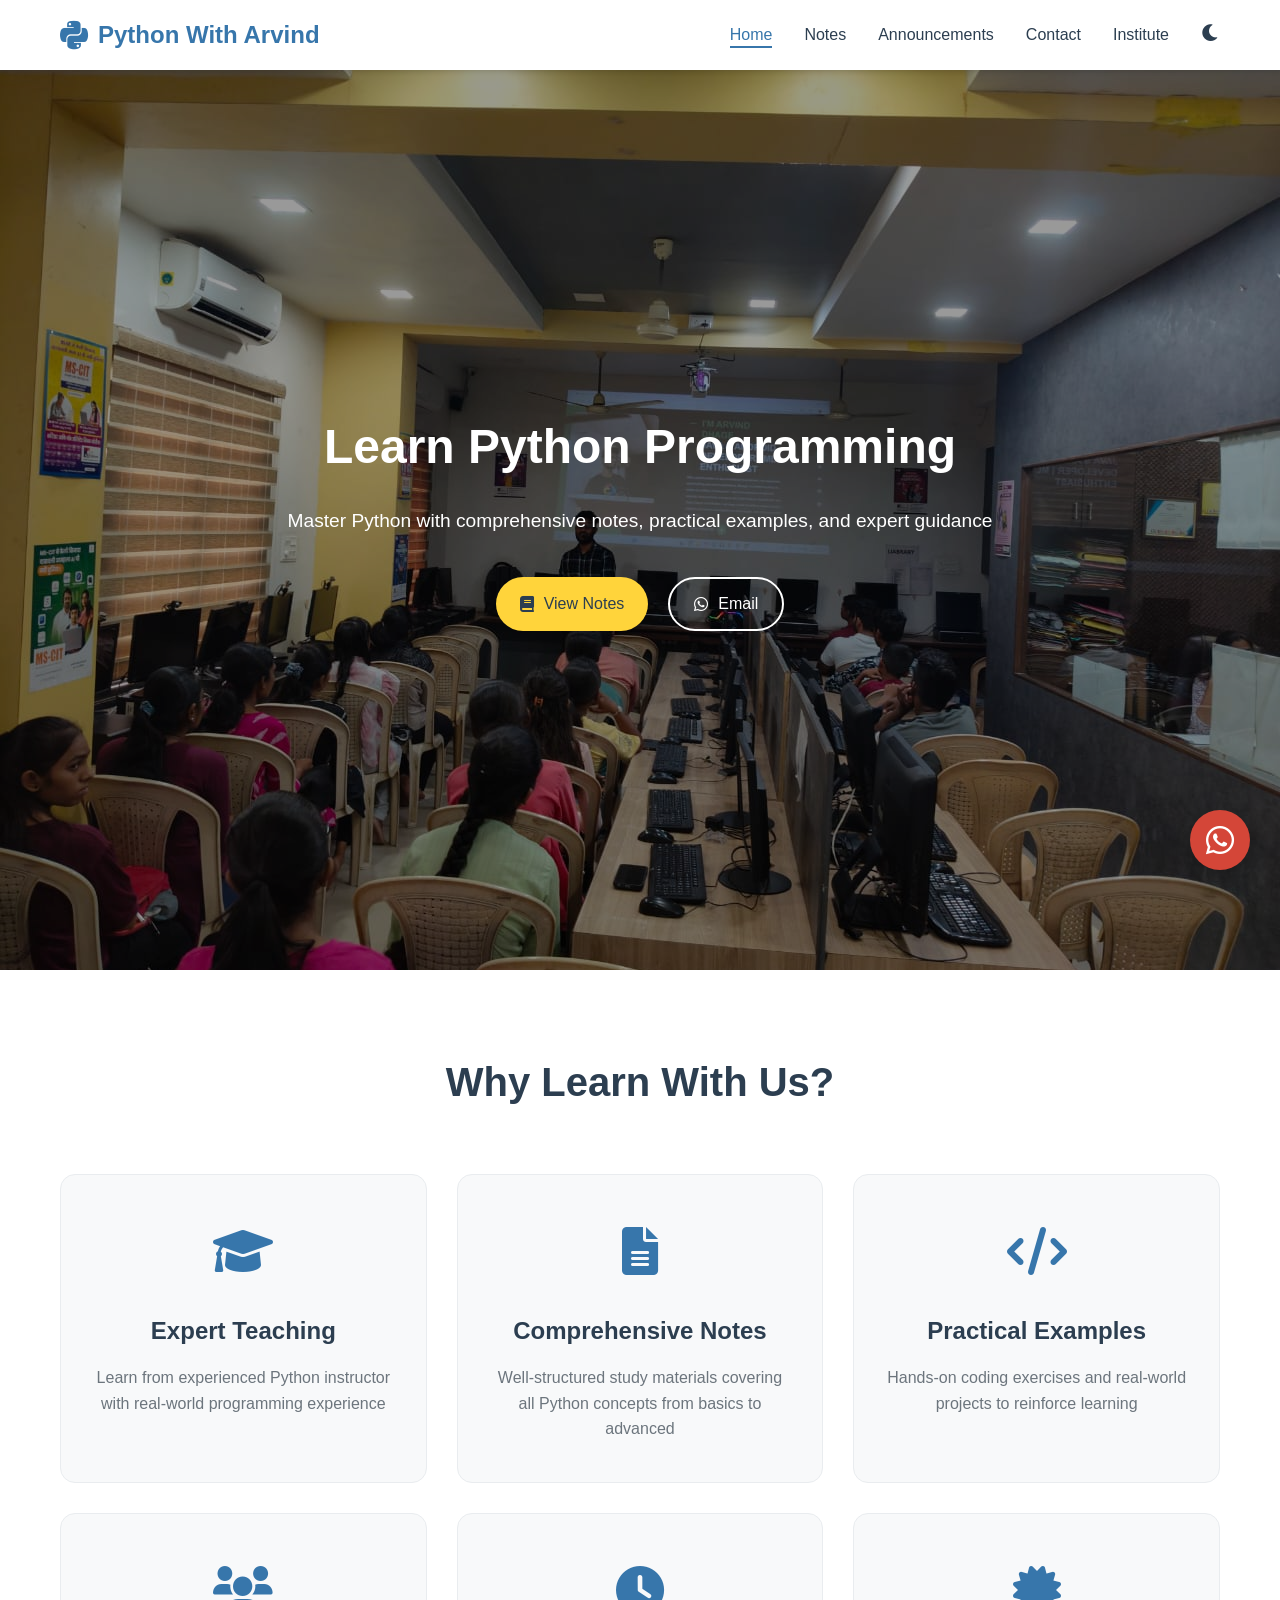
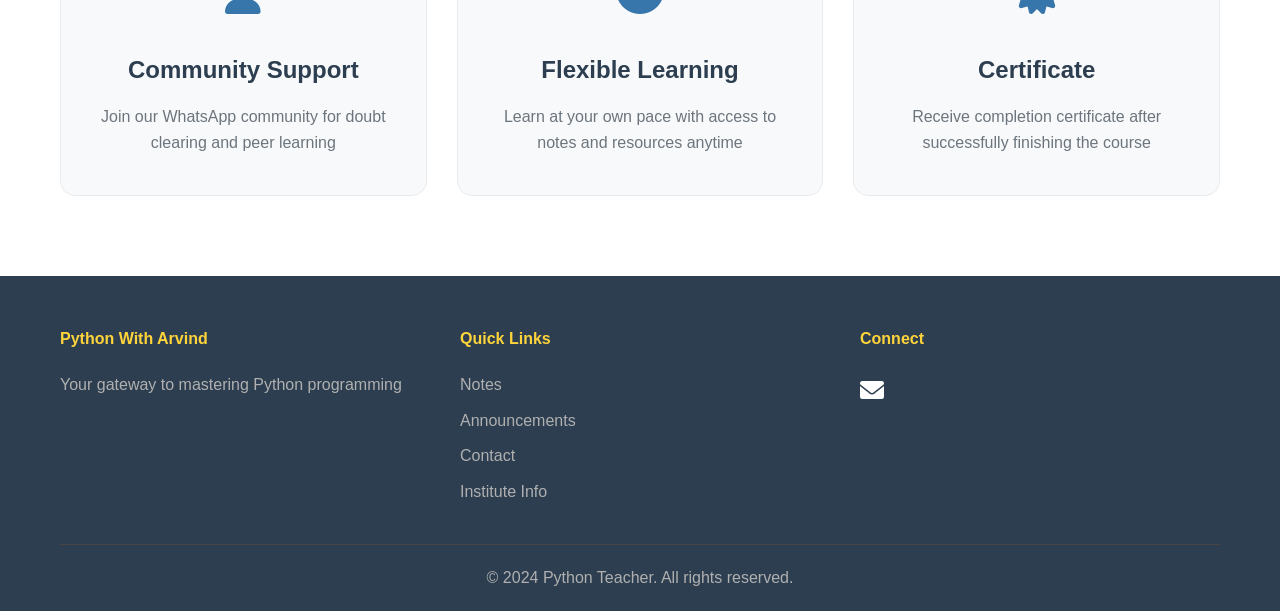
<file: index.html>
<!DOCTYPE html>
<html lang="en">
<head>
    <meta charset="UTF-8">
    <meta name="viewport" content="width=device-width, initial-scale=1.0">
    <title>Python With Arvind</title>
    <link rel="stylesheet" href="styles.css">
    <link rel="stylesheet" href="https://cdnjs.cloudflare.com/ajax/libs/font-awesome/6.0.0/css/all.min.css">
</head>
<body>
    <!-- Navigation -->
    <nav class="navbar">
        <div class="nav-container">
            <div class="nav-logo">
                <i class="fab fa-python"></i>
                <span>Python With Arvind</span>
            </div>
            <ul class="nav-menu">
                <li><a href="index.html" class="nav-link active">Home</a></li>
                <li><a href="notes.html" class="nav-link">Notes</a></li>
                <li><a href="announcements.html" class="nav-link">Announcements</a></li>
                <li><a href="contact.html" class="nav-link">Contact</a></li>
                <li><a href="institute.html" class="nav-link">Institute</a></li>
                <li>
                    <button class="dark-mode-toggle" id="darkModeToggle">
                        <i class="fas fa-moon"></i>
                    </button>
                </li>
            </ul>
            <div class="hamburger">
                <span></span>
                <span></span>
                <span></span>
            </div>
        </div>
    </nav>

    <!-- Hero Section -->
    <section class="hero">
        <div class="hero-slider">
            <div class="hero-slide active" style="background-image: url('image/img1.jpeg')"></div>
            <div class="hero-slide" style="background-image: url('image/img2.jpeg')"></div>
            <div class="hero-slide" style="background-image: url('image/img3.jpeg')"></div>
            <div class="hero-slide" style="background-image: url('image/img4.jpeg')"></div>
            <div class="hero-slide" style="background-image: url('image/img5.jpeg')"></div>
            <div class="hero-slide" style="background-image: url('image/img6.jpeg')"></div>
            <div class="hero-slide" style="background-image: url('image/img7.jpeg')"></div>
            <div class="hero-slide" style="background-image: url('image/img8.jpeg')"></div>
            <div class="hero-slide" style="background-image: url('image/img9.jpeg')"></div>
        </div>
        <div class="hero-overlay"></div>
        <div class="hero-content">
            <h1 class="hero-title">Learn Python Programming</h1>
            <p class="hero-subtitle">Master Python with comprehensive notes, practical examples, and expert guidance</p>
            <div class="hero-buttons">
                <a href="notes.html" class="btn btn-primary">
                    <i class="fas fa-book"></i>
                    View Notes
                </a>
                <a href="https://wa.me/7030226405" class="btn btn-secondary" target="_blank">
                    <i class="fab fa-whatsapp"></i>
                    Email
                </a>
            </div>
        </div>
    </section>

    <!-- Features Section -->
    <section class="features">
        <div class="container">
            <h2 class="section-title">Why Learn With Us?</h2>
            <div class="features-grid">
                <div class="feature-card">
                    <div class="feature-icon">
                        <i class="fas fa-graduation-cap"></i>
                    </div>
                    <h3>Expert Teaching</h3>
                    <p>Learn from experienced Python instructor with real-world programming experience</p>
                </div>
                <div class="feature-card">
                    <div class="feature-icon">
                        <i class="fas fa-file-alt"></i>
                    </div>
                    <h3>Comprehensive Notes</h3>
                    <p>Well-structured study materials covering all Python concepts from basics to advanced</p>
                </div>
                <div class="feature-card">
                    <div class="feature-icon">
                        <i class="fas fa-code"></i>
                    </div>
                    <h3>Practical Examples</h3>
                    <p>Hands-on coding exercises and real-world projects to reinforce learning</p>
                </div>
                <div class="feature-card">
                    <div class="feature-icon">
                        <i class="fas fa-users"></i>
                    </div>
                    <h3>Community Support</h3>
                    <p>Join our WhatsApp community for doubt clearing and peer learning</p>
                </div>
                <div class="feature-card">
                    <div class="feature-icon">
                        <i class="fas fa-clock"></i>
                    </div>
                    <h3>Flexible Learning</h3>
                    <p>Learn at your own pace with access to notes and resources anytime</p>
                </div>
                <div class="feature-card">
                    <div class="feature-icon">
                        <i class="fas fa-certificate"></i>
                    </div>
                    <h3>Certificate</h3>
                    <p>Receive completion certificate after successfully finishing the course</p>
                </div>
            </div>
        </div>
    </section>

    <!-- WhatsApp Floating Button -->
    <a href="https://wa.me/1234567890" class="whatsapp-float" target="_blank">
        <i class="fab fa-whatsapp"></i>
    </a>

    <!-- Footer -->
    <footer class="footer">
        <div class="container">
            <div class="footer-content">
                <div class="footer-section">
                    <h4>Python With Arvind</h4>
                    <p>Your gateway to mastering Python programming</p>
                </div>
                <div class="footer-section">
                    <h4>Quick Links</h4>
                    <ul>
                        <li><a href="notes.html">Notes</a></li>
                        <li><a href="announcements.html">Announcements</a></li>
                        <li><a href="contact.html">Contact</a></li>
                        <li><a href="institute.html">Institute Info</a></li>
                    </ul>
                </div>
                <div class="footer-section">
                    <h4>Connect</h4>
                    <div class="social-links">
                        
                        <a href="https://mail.google.com/mail/?view=cm&fs=1&to=arvinddhage35@gmail.com">
                            <i class="fas fa-envelope"></i>
                        </a>
                    </div>
                </div>
            </div>
            <div class="footer-bottom">
                <p>&copy; 2024 Python Teacher. All rights reserved.</p>
            </div>
        </div>
    </footer>

    <script src="script.js"></script>
</body>
</html>
</file>
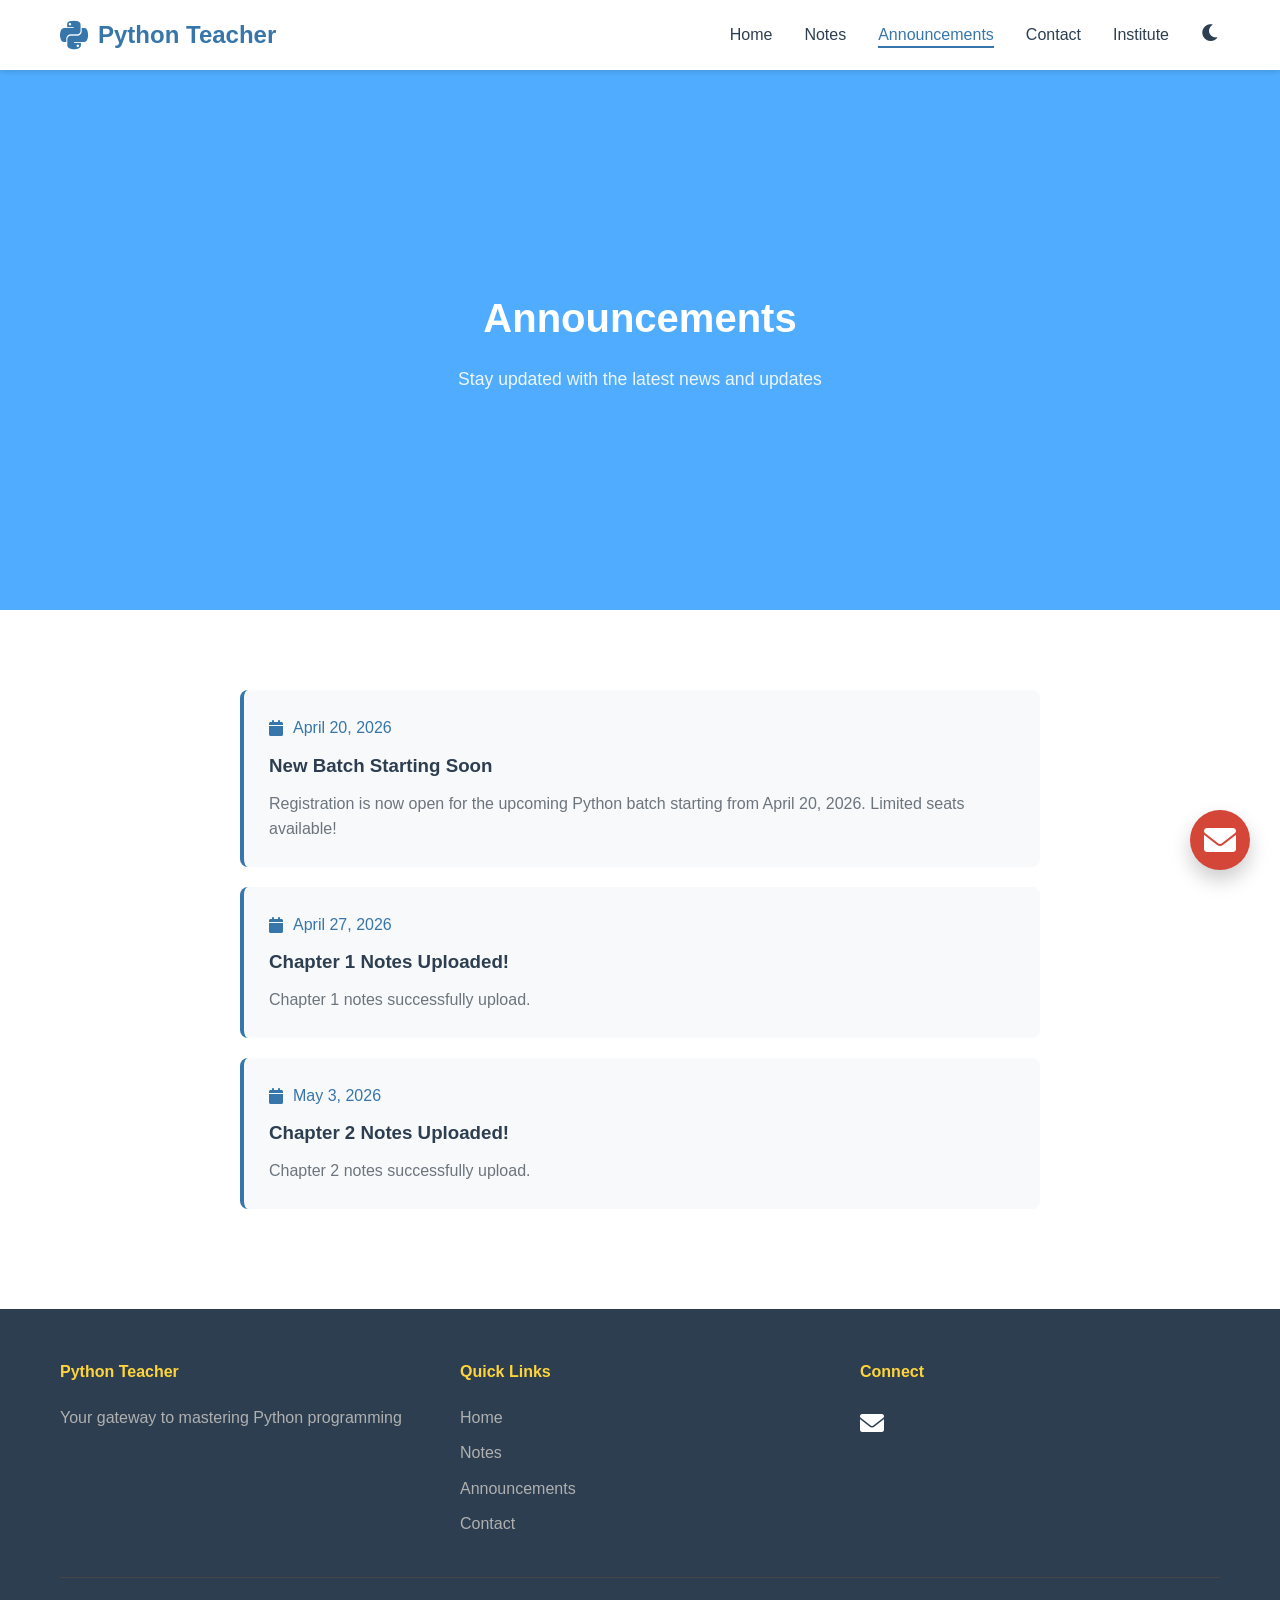
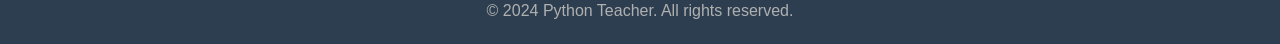
<file: announcements.html>
<!DOCTYPE html>
<html lang="en">
<head>
    <meta charset="UTF-8">
    <meta name="viewport" content="width=device-width, initial-scale=1.0">
    <title>Announcements - Python Teacher</title>
    <link rel="stylesheet" href="styles.css">
    <link rel="stylesheet" href="https://cdnjs.cloudflare.com/ajax/libs/font-awesome/6.0.0/css/all.min.css">
</head>
<body>
    <!-- Navigation -->
    <nav class="navbar">
        <div class="nav-container">
            <div class="nav-logo">
                <i class="fab fa-python"></i>
                <span>Python Teacher</span>
            </div>
            <ul class="nav-menu">
                <li><a href="index.html" class="nav-link">Home</a></li>
                <li><a href="notes.html" class="nav-link">Notes</a></li>
                <li><a href="announcements.html" class="nav-link active">Announcements</a></li>
                <li><a href="contact.html" class="nav-link">Contact</a></li>
                <li><a href="institute.html" class="nav-link">Institute</a></li>
                <li>
                    <button class="dark-mode-toggle" id="darkModeToggle">
                        <i class="fas fa-moon"></i>
                    </button>
                </li>
            </ul>
            <div class="hamburger">
                <span></span>
                <span></span>
                <span></span>
            </div>
        </div>
    </nav>

    <!-- Page Header -->
    <section class="page-header">
        <div class="container">
            <h1>Announcements</h1>
            <p>Stay updated with the latest news and updates</p>
        </div>
    </section>

    <!-- Announcements Section -->
    <section class="announcements-section">
        <div class="container">
            <div class="announcements-list">
                <div class="announcement-item">
                    <div class="announcement-date">
                        <i class="fas fa-calendar"></i>
                        <span>April 20, 2026</span>
                    </div>
                    <div class="announcement-content">
                        <h3>New Batch Starting Soon</h3>
                        <p>Registration is now open for the upcoming Python batch starting from April 20, 2026. Limited seats available!</p>
                    </div>
                </div>
                
                <div class="announcement-item">
                  <div class="announcement-date">
                        <i class="fas fa-calendar"></i>
                        <span>April 27, 2026</span>
                    </div>
                    <div class="announcement-content">
                        <h3>Chapter 1 Notes Uploaded!</h3>
                        <p>Chapter 1 notes successfully upload.</p>
                    </div>
                </div>

                <div class="announcement-item">
                    <div class="announcement-date">
                        <i class="fas fa-calendar"></i>
                        <span>May 3, 2026</span>
                    </div>
                    <div class="announcement-content">
                        <h3>Chapter 2 Notes Uploaded!</h3>
                        <p>Chapter 2 notes successfully upload.</p>
                    </div>
                </div>
<!--
                <div class="announcement-item">
                    <div class="announcement-date">
                        <i class="fas fa-calendar"></i>
                        <span>March 28, 2024</span>
                    </div>
                    <div class="announcement-content">
                        <h3>Python Project Competition</h3>
                        <p>Annual Python project competition announced. Submit your projects by April 30th. Exciting prizes to be won!</p>
                    </div>
                </div>

                <div class="announcement-item">
                    <div class="announcement-date">
                        <i class="fas fa-calendar"></i>
                        <span>March 20, 2024</span>
                    </div>
                    <div class="announcement-content">
                        <h3>New Study Materials Added</h3>
                        <p>Additional practice exercises and video tutorials have been added to the course materials. Check the Notes section.</p>
                    </div>
                </div>

                <div class="announcement-item">
                    <div class="announcement-date">
                        <i class="fas fa-calendar"></i>
                        <span>March 15, 2024</span>
                    </div>
                    <div class="announcement-content">
                        <h3>Class Schedule Update</h3>
                        <p>Due to upcoming holidays, the class schedule has been modified. New timings: Monday to Friday, 6:00 PM - 8:00 PM.</p>
                    </div>
                </div>

                <div class="announcement-item">
                    <div class="announcement-date">
                        <i class="fas fa-calendar"></i>
                        <span>March 10, 2024</span>
                    </div>
                    <div class="announcement-content">
                        <h3>Certificate Distribution</h3>
                        <p>Certificates for the completed batch will be distributed on March 25th. All students are requested to collect their certificates.</p>
                    </div>
                </div>

                <div class="announcement-item">
                    <div class="announcement-date">
                        <i class="fas fa-calendar"></i>
                        <span>March 5, 2024</span>
                    </div>
                    <div class="announcement-content">
                        <h3>WhatsApp Group Guidelines</h3>
                        <p>Please follow the group guidelines when posting in the WhatsApp study group. Only relevant queries and discussions allowed.</p>
                    </div>
                </div>
            -->
            </div>
        </div>
    </section>

    <!-- WhatsApp Floating Button -->
    <a href="https://mail.google.com/mail/?view=cm&fs=1&to=arvinddhage35@gmail.com" class="whatsapp-float" target="_blank">
        <i class="fas fa-envelope"></i>
    </a>

    <!-- Footer -->
    <footer class="footer">
        <div class="container">
            <div class="footer-content">
                <div class="footer-section">
                    <h4>Python Teacher</h4>
                    <p>Your gateway to mastering Python programming</p>
                </div>
                <div class="footer-section">
                    <h4>Quick Links</h4>
                    <ul>
                        <li><a href="index.html">Home</a></li>
                        <li><a href="notes.html">Notes</a></li>
                        <li><a href="announcements.html">Announcements</a></li>
                        <li><a href="contact.html">Contact</a></li>
                    </ul>
                </div>
                <div class="footer-section">
                    <h4>Connect</h4>
                    <div class="social-links">
                        
                        <a href="https://mail.google.com/mail/?view=cm&fs=1&to=arvinddhage35@gmail.com">
                            <i class="fas fa-envelope"></i>
                        </a>
                    </div>
                </div>
            </div>
            <div class="footer-bottom">
                <p>&copy; 2024 Python Teacher. All rights reserved.</p>
            </div>
        </div>
    </footer>

    <script src="script.js"></script>
</body>
</html>
</file>
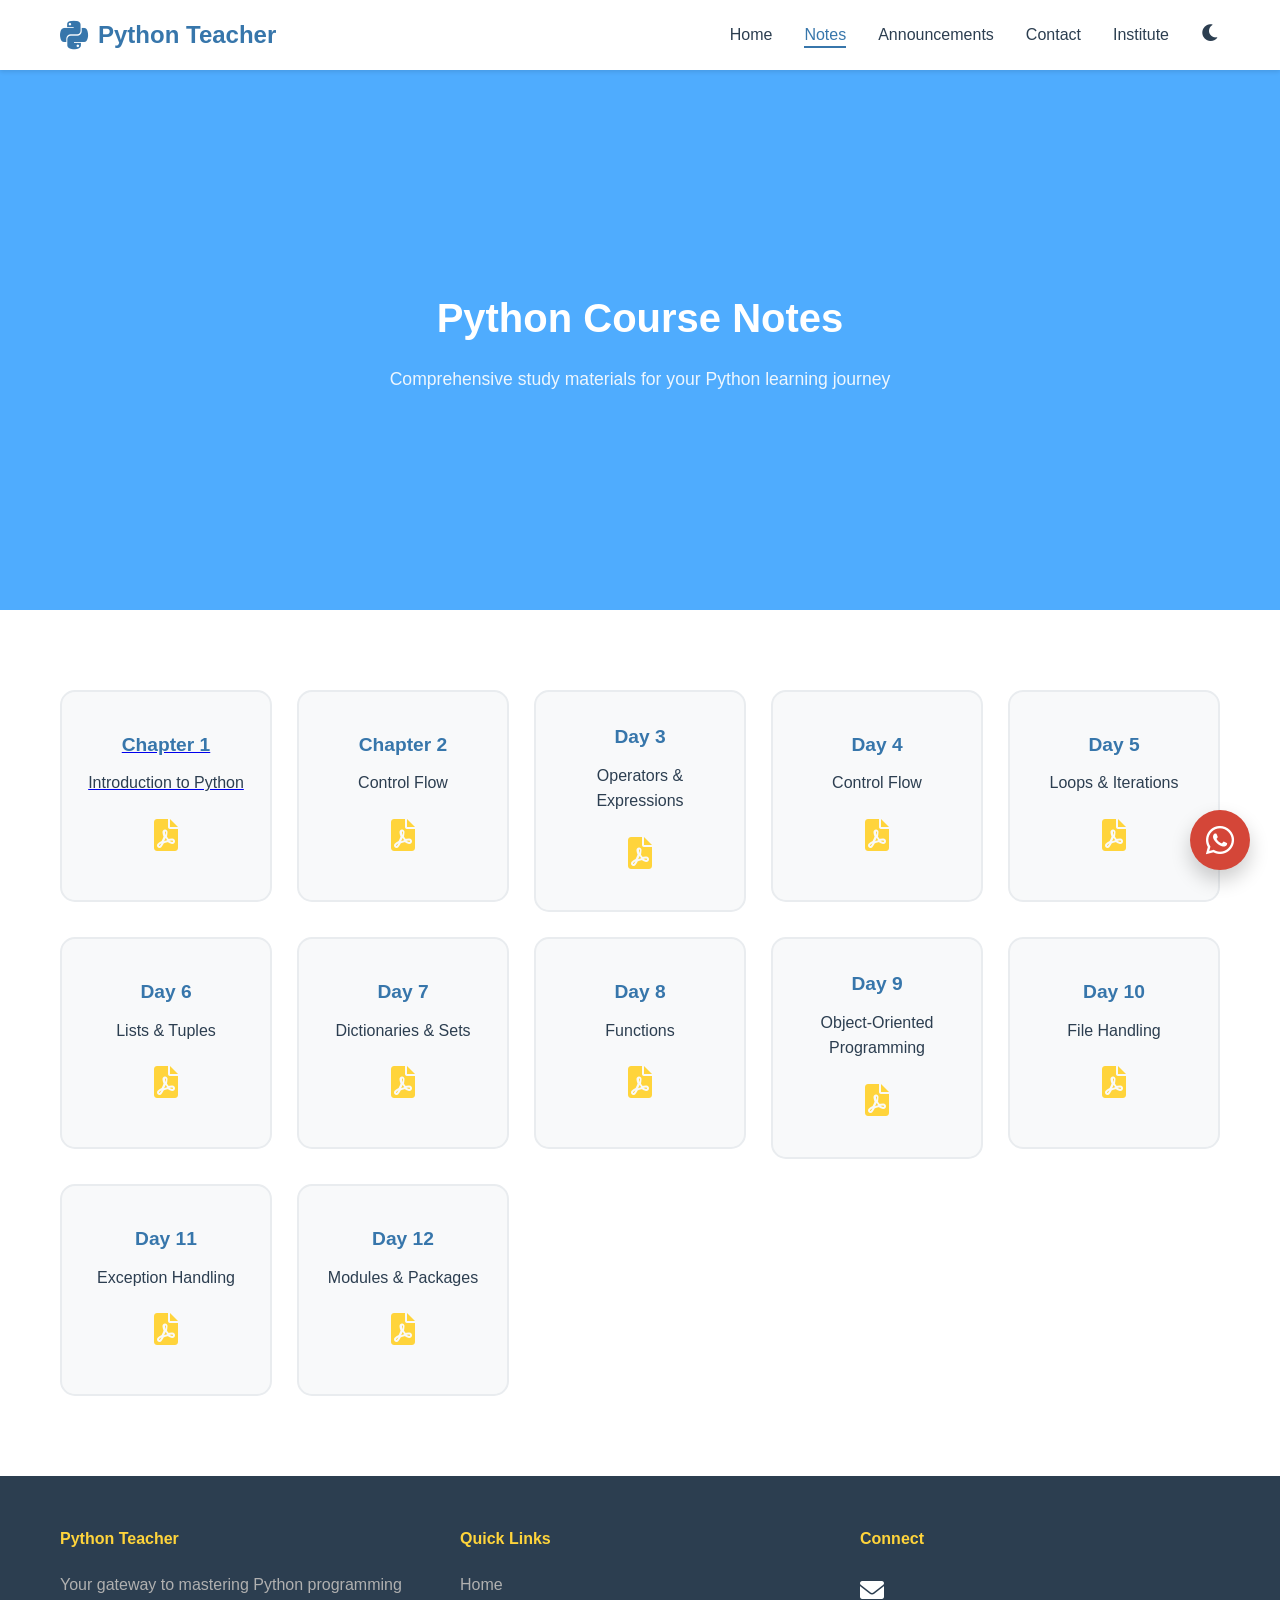
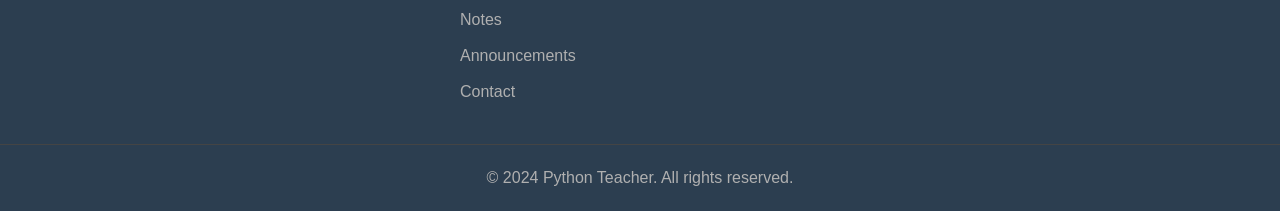
<file: notes.html>
<!DOCTYPE html>
<html lang="en">
<head>
    <meta charset="UTF-8">
    <meta name="viewport" content="width=device-width, initial-scale=1.0">
    <title>Notes - Python Teacher</title>
    <link rel="stylesheet" href="styles.css">
    <link rel="stylesheet" href="https://cdnjs.cloudflare.com/ajax/libs/font-awesome/6.0.0/css/all.min.css">
</head>
<body>
    <!-- Navigation -->
    <nav class="navbar">
        <div class="nav-container">
            <div class="nav-logo">
                <i class="fab fa-python"></i>
                <span>Python Teacher</span>
            </div>
            <ul class="nav-menu">
                <li><a href="index.html" class="nav-link">Home</a></li>
                <li><a href="notes.html" class="nav-link active">Notes</a></li>
                <li><a href="announcements.html" class="nav-link">Announcements</a></li>
                <li><a href="contact.html" class="nav-link">Contact</a></li>
                <li><a href="institute.html" class="nav-link">Institute</a></li>
                <li>
                    <button class="dark-mode-toggle" id="darkModeToggle">
                        <i class="fas fa-moon"></i>
                    </button>
                </li>
            </ul>
            <div class="hamburger">
                <span></span>
                <span></span>
                <span></span>
            </div>
        </div>
    </nav>

    <!-- Page Header -->
    <section class="page-header">
        <div class="container">
            <h1>Python Course Notes</h1>
            <p>Comprehensive study materials for your Python learning journey</p>
        </div>
    </section>

    <!-- Notes Grid -->
    <section class="notes-section">
        <div class="container">
            <div class="notes-grid">
                <a href="./notes/Python_Chapter.pdf" class="note-card" target="_blank">
               <div class="note-number">Chapter 1</div>
               <div class="note-title">Introduction to Python</div>
                <div class="note-icon">
                <i class="fas fa-file-pdf"></i>
              </div>
               </a>
               <div class="note-card" onclick="openPDF('./notes/Python_Chapter2_Notes.pdf')">
                    <div class="note-number">Chapter 2</div>
                    <div class="note-title">Control Flow</div>
                    <div class="note-icon">
                        <i class="fas fa-file-pdf"></i>
                    </div>
                </div> 
                <div class="note-card" onclick="openPDF('day3.pdf')">
                    <div class="note-number">Day 3</div>
                    <div class="note-title">Operators & Expressions</div>
                    <div class="note-icon">
                        <i class="fas fa-file-pdf"></i>
                    </div>
                </div>
                <div class="note-card" onclick="openPDF('day4.pdf')">
                    <div class="note-number">Day 4</div>
                    <div class="note-title">Control Flow</div>
                    <div class="note-icon">
                        <i class="fas fa-file-pdf"></i>
                    </div>
                </div>
                <div class="note-card" onclick="openPDF('day5.pdf')">
                    <div class="note-number">Day 5</div>
                    <div class="note-title">Loops & Iterations</div>
                    <div class="note-icon">
                        <i class="fas fa-file-pdf"></i>
                    </div>
                </div>
                <div class="note-card" onclick="openPDF('day6.pdf')">
                    <div class="note-number">Day 6</div>
                    <div class="note-title">Lists & Tuples</div>
                    <div class="note-icon">
                        <i class="fas fa-file-pdf"></i>
                    </div>
                </div>
                <div class="note-card" onclick="openPDF('day7.pdf')">
                    <div class="note-number">Day 7</div>
                    <div class="note-title">Dictionaries & Sets</div>
                    <div class="note-icon">
                        <i class="fas fa-file-pdf"></i>
                    </div>
                </div>
                <div class="note-card" onclick="openPDF('day8.pdf')">
                    <div class="note-number">Day 8</div>
                    <div class="note-title">Functions</div>
                    <div class="note-icon">
                        <i class="fas fa-file-pdf"></i>
                    </div>
                </div>
                <div class="note-card" onclick="openPDF('day9.pdf')">
                    <div class="note-number">Day 9</div>
                    <div class="note-title">Object-Oriented Programming</div>
                    <div class="note-icon">
                        <i class="fas fa-file-pdf"></i>
                    </div>
                </div>
                   <div class="note-card" onclick="openPDF('day10.pdf')">
                    <div class="note-number">Day 10</div>
                    <div class="note-title">File Handling</div>
                    <div class="note-icon">
                        <i class="fas fa-file-pdf"></i>
                    </div>
                </div>
                    <div class="note-card" onclick="openPDF('day11.pdf')">
                    <div class="note-number">Day 11</div>
                    <div class="note-title">Exception Handling</div>
                    <div class="note-icon">
                        <i class="fas fa-file-pdf"></i>
                    </div>
                </div>
                <div class="note-card" onclick="openPDF('day12.pdf')">
                    <div class="note-number">Day 12</div>
                    <div class="note-title">Modules & Packages</div>
                    <div class="note-icon">
                        <i class="fas fa-file-pdf"></i>
                     </div>
                </div>
           
            </div>
        </div>
    </section>

    <!-- WhatsApp Floating Button -->
    <a href="https://wa.me/1234567890" class="whatsapp-float" target="_blank">
        <i class="fab fa-whatsapp"></i>
    </a>

    <!-- Footer -->
    <footer class="footer">
        <div class="container">
            <div class="footer-content">
                <div class="footer-section">
                    <h4>Python Teacher</h4>
                    <p>Your gateway to mastering Python programming</p>
                </div>
                <div class="footer-section">
                    <h4>Quick Links</h4>
                    <ul>
                        <li><a href="index.html">Home</a></li>
                        <li><a href="notes.html">Notes</a></li>
                        <li><a href="announcements.html">Announcements</a></li>
                        <li><a href="contact.html">Contact</a></li>
                    </ul>
                </div>
                <div class="footer-section">
                    <h4>Connect</h4>
                    <div class="social-links">
                        
                        <a href="https://mail.google.com/mail/?view=cm&fs=1&to=arvinddhage35@gmail.com">
                            <i class="fas fa-envelope"></i>
                        </a>
                    </div>
            </div>
                </div>
            </div>
            <div class="footer-bottom">
                <p>&copy; 2024 Python Teacher. All rights reserved.</p>
            </div>
        </div>
    </footer>

    <script src="script.js"></script>
</body>
</html>
</file>
<file: styles.css>
/* CSS Variables */
:root {
    --primary-color: #3776ab;
    --secondary-color: #4b8bbe;
    --accent-color: #ffd43b;
    --text-dark: #2c3e50;
    --text-light: #6c757d;
    --bg-light: #f8f9fa;
    --bg-white: #ffffff;
    --border-color: #e9ecef;
    --shadow-sm: 0 2px 4px rgba(0,0,0,0.1);
    --shadow-md: 0 4px 6px rgba(0,0,0,0.1);
    --shadow-lg: 0 10px 15px rgba(0,0,0,0.1);
    --transition: all 0.3s ease;
}

/* Dark Mode Variables */
body.dark-mode {
    --primary-color: #4b8bbe;
    --secondary-color: #5ca0d2;
    --accent-color: #ffe066;
    --text-dark: #e9ecef;
    --text-light: #adb5bd;
    --bg-light: #1a1d23;
    --bg-white: #2d3748;
    --border-color: #4a5568;
    --shadow-sm: 0 2px 4px rgba(0,0,0,0.3);
    --shadow-md: 0 4px 6px rgba(0,0,0,0.3);
    --shadow-lg: 0 10px 15px rgba(0,0,0,0.3);
}

/* Reset and Base Styles */
* {
    margin: 0;
    padding: 0;
    box-sizing: border-box;
}

body {
    font-family: 'Segoe UI', Tahoma, Geneva, Verdana, sans-serif;
    line-height: 1.6;
    color: var(--text-dark);
    background-color: var(--bg-light);
    transition: var(--transition);
}

.container {
    max-width: 1200px;
    margin: 0 auto;
    padding: 0 20px;
}

/* Navigation */
.navbar {
    background-color: var(--bg-white);
    box-shadow: var(--shadow-sm);
    position: sticky;
    top: 0;
    z-index: 1000;
    transition: var(--transition);
}

.nav-container {
    max-width: 1200px;
    margin: 0 auto;
    padding: 0 20px;
    display: flex;
    justify-content: space-between;
    align-items: center;
    height: 70px;
}

.nav-logo {
    display: flex;
    align-items: center;
    font-size: 1.5rem;
    font-weight: bold;
    color: var(--primary-color);
}

.nav-logo i {
    margin-right: 10px;
    font-size: 2rem;
}

.nav-menu {
    display: flex;
    list-style: none;
    align-items: center;
    gap: 2rem;
}

.nav-link {
    text-decoration: none;
    color: var(--text-dark);
    font-weight: 500;
    transition: var(--transition);
    position: relative;
}

.nav-link:hover,
.nav-link.active {
    color: var(--primary-color);
}

.nav-link.active::after {
    content: '';
    position: absolute;
    bottom: -5px;
    left: 0;
    right: 0;
    height: 2px;
    background-color: var(--primary-color);
}

.dark-mode-toggle {
    background: none;
    border: none;
    font-size: 1.2rem;
    color: var(--text-dark);
    cursor: pointer;
    transition: var(--transition);
}

.dark-mode-toggle:hover {
    color: var(--primary-color);
}

.hamburger {
    display: none;
    flex-direction: column;
    cursor: pointer;
}

.hamburger span {
    width: 25px;
    height: 3px;
    background-color: var(--text-dark);
    margin: 3px 0;
    transition: var(--transition);
}

/* Hero Section */
.hero {
    position: relative;
    color: white;
    padding: 100px 0;
    text-align: center;
    min-height: 100vh;
    display: flex;
    align-items: center;
    justify-content: center;
    overflow: hidden;
}

.hero-slider {
    position: absolute;
    top: 0;
    left: 0;
    width: 100%;
    height: 100%;
    z-index: 1;
}

.hero-slide {
    position: absolute;
    top: 0;
    left: 0;
    width: 100%;
    height: 100%;
    background-size: cover;
    background-position: center;
    background-repeat: no-repeat;
    opacity: 0;
    transition: opacity 1.5s ease-in-out;
}

.hero-slide.active {
    opacity: 1;
}

.hero-overlay {
    position: absolute;
    top: 0;
    left: 0;
    width: 100%;
    height: 100%;
    background: rgba(0, 0, 0, 0.4);
    z-index: 2;
}

.hero-content {
    position: relative;
    z-index: 3;
    max-width: 800px;
    margin: 0 auto;
    padding: 0 20px;
}

.hero-title {
    font-size: 3rem;
    margin-bottom: 20px;
    animation: fadeInUp 1s ease;
}

.hero-subtitle {
    font-size: 1.2rem;
    margin-bottom: 40px;
    opacity: 0.9;
    animation: fadeInUp 1s ease 0.2s;
    animation-fill-mode: both;
}

.hero-buttons {
    display: flex;
    gap: 20px;
    justify-content: center;
    flex-wrap: wrap;
    animation: fadeInUp 1s ease 0.4s;
    animation-fill-mode: both;
}

/* Buttons */
.btn {
    display: inline-flex;
    align-items: center;
    gap: 10px;
    padding: 12px 24px;
    text-decoration: none;
    border-radius: 50px;
    font-weight: 500;
    transition: var(--transition);
    border: none;
    cursor: pointer;
    font-size: 1rem;
}

.btn-primary {
    background-color: var(--accent-color);
    color: var(--text-dark);
}

.btn-primary:hover {
    transform: translateY(-2px);
    box-shadow: var(--shadow-lg);
}

.btn-secondary {
    background-color: transparent;
    color: white;
    border: 2px solid white;
}

.btn-secondary:hover {
    background-color: white;
    color: var(--primary-color);
    transform: translateY(-2px);
}

/* Features Section */
.features {
    padding: 80px 0;
    background-color: var(--bg-white);
}

.section-title {
    text-align: center;
    font-size: 2.5rem;
    margin-bottom: 60px;
    color: var(--text-dark);
}

.features-grid {
    display: grid;
    grid-template-columns: repeat(auto-fit, minmax(300px, 1fr));
    gap: 30px;
}

.feature-card {
    background-color: var(--bg-light);
    padding: 40px 30px;
    border-radius: 15px;
    text-align: center;
    transition: var(--transition);
    border: 1px solid var(--border-color);
}

.feature-card:hover {
    transform: translateY(-10px);
    box-shadow: var(--shadow-lg);
    border-color: var(--primary-color);
}

.feature-icon {
    font-size: 3rem;
    color: var(--primary-color);
    margin-bottom: 20px;
}

.feature-card h3 {
    font-size: 1.5rem;
    margin-bottom: 15px;
    color: var(--text-dark);
}

.feature-card p {
    color: var(--text-light);
    line-height: 1.6;
}

/* Page Header */
.page-header {
    position: relative;
    background-color: #4facfe;
    color: white;
    padding: 80px 0;
    text-align: center;
    min-height: 60vh;
    display: flex;
    align-items: center;
    justify-content: center;
    overflow: hidden;
}

.contact-slider {
    position: absolute;
    top: 0;
    left: 0;
    width: 100%;
    height: 100%;
    z-index: 1;
}

.contact-slide {
    position: absolute;
    top: 0;
    left: 0;
    width: 100%;
    height: 100%;
    background-size: cover;
    background-position: center;
    background-repeat: no-repeat;
    opacity: 0;
    transition: opacity 1.2s ease-in-out;
}

.contact-slide.active {
    opacity: 1;
}

.contact-overlay {
    position: absolute;
    top: 0;
    left: 0;
    width: 100%;
    height: 100%;
    background: rgba(0, 0, 0, 0.3);
    z-index: 2;
}

.page-header .container {
    position: relative;
    z-index: 3;
}

.institute-slider {
    position: absolute;
    top: 0;
    left: 0;
    width: 100%;
    height: 100%;
    z-index: 1;
}

.institute-slide {
    position: absolute;
    top: 0;
    left: 0;
    width: 100%;
    height: 100%;
    background-size: cover;
    background-position: center;
    background-repeat: no-repeat;
    opacity: 0;
    transition: opacity 1.2s ease-in-out;
}

.institute-slide.active {
    opacity: 1;
}

.institute-overlay {
    position: absolute;
    top: 0;
    left: 0;
    width: 100%;
    height: 100%;
    background: rgba(0, 0, 0, 0.2);
    z-index: 2;
}

.slider-dots {
    position: absolute;
    bottom: 30px;
    left: 50%;
    transform: translateX(-50%);
    display: flex;
    gap: 12px;
    z-index: 4;
}

.dot {
    width: 12px;
    height: 12px;
    border-radius: 50%;
    background-color: rgba(255, 255, 255, 0.5);
    cursor: pointer;
    transition: all 0.3s ease;
    border: 2px solid rgba(255, 255, 255, 0.8);
}

.dot.active,
.dot:hover {
    background-color: white;
    transform: scale(1.2);
}

.page-header .container {
    position: relative;
    z-index: 3;
}

.page-header h1 {
    font-size: 2.5rem;
    margin-bottom: 15px;
}

.page-header p {
    font-size: 1.1rem;
    opacity: 0.9;
}

/* Notes Section */
.notes-section {
    padding: 80px 0;
    background-color: var(--bg-white);
}

.notes-grid {
    display: grid;
    grid-template-columns: repeat(auto-fit, minmax(200px, 1fr));
    gap: 25px;
}

.note-card {
    background-color: var(--bg-light);
    border: 2px solid var(--border-color);
    border-radius: 15px;
    padding: 30px 20px;
    text-align: center;
    cursor: pointer;
    transition: var(--transition);
    aspect-ratio: 1;
    display: flex;
    flex-direction: column;
    justify-content: center;
    align-items: center;
}

.note-card:hover {
    transform: translateY(-5px);
    box-shadow: var(--shadow-md);
    border-color: var(--primary-color);
    background-color: var(--primary-color);
    color: white;
}

.note-card:hover .note-number,
.note-card:hover .note-title,
.note-card:hover .note-icon {
    color: white;
}

.note-number {
    font-size: 1.2rem;
    font-weight: bold;
    color: var(--primary-color);
    margin-bottom: 10px;
}

.note-title {
    font-size: 1rem;
    color: var(--text-dark);
    margin-bottom: 15px;
    font-weight: 500;
}

.note-icon {
    font-size: 2rem;
    color: var(--accent-color);
}

/* Announcements Section */
.announcements-section {
    padding: 80px 0;
    background-color: var(--bg-white);
}

.announcements-list {
    max-width: 800px;
    margin: 0 auto;
}

.announcement-item {
    background-color: var(--bg-light);
    border-left: 4px solid var(--primary-color);
    padding: 25px;
    margin-bottom: 20px;
    border-radius: 8px;
    transition: var(--transition);
}

.announcement-item:hover {
    transform: translateX(10px);
    box-shadow: var(--shadow-md);
}

.announcement-date {
    display: flex;
    align-items: center;
    gap: 10px;
    color: var(--primary-color);
    font-weight: 500;
    margin-bottom: 10px;
}

.announcement-content h3 {
    color: var(--text-dark);
    margin-bottom: 10px;
}

.announcement-content p {
    color: var(--text-light);
    line-height: 1.6;
}

/* Contact Section */
.contact-section {
    padding: 80px 0;
    background-color: var(--bg-white);
}

.contact-content {
    display: grid;
    grid-template-columns: 1fr 1fr;
    gap: 60px;
    align-items: start;
}

.contact-info h2 {
    color: var(--text-dark);
    margin-bottom: 20px;
}

.contact-info p {
    color: var(--text-light);
    margin-bottom: 40px;
    line-height: 1.6;
}

.contact-items {
    display: flex;
    flex-direction: column;
    gap: 30px;
}

.contact-item {
    display: flex;
    align-items: flex-start;
    gap: 20px;
}

.contact-icon {
    background-color: var(--primary-color);
    color: white;
    width: 50px;
    height: 50px;
    border-radius: 50%;
    display: flex;
    align-items: center;
    justify-content: center;
    font-size: 1.2rem;
    flex-shrink: 0;
}

.contact-details h3 {
    color: var(--text-dark);
    margin-bottom: 10px;
}

.contact-details a {
    color: var(--primary-color);
    text-decoration: none;
    display: block;
    margin-bottom: 5px;
}

.contact-details a:hover {
    text-decoration: underline;
}

.contact-details p {
    color: var(--text-light);
}

/* Contact Form */
.contact-form {
    background-color: var(--bg-light);
    padding: 40px;
    border-radius: 15px;
}

.contact-form h2 {
    color: var(--text-dark);
    margin-bottom: 30px;
}

.form-group {
    margin-bottom: 25px;
}

.form-group label {
    display: block;
    margin-bottom: 8px;
    color: var(--text-dark);
    font-weight: 500;
}

.form-group input,
.form-group select,
.form-group textarea {
    width: 100%;
    padding: 12px 15px;
    border: 1px solid var(--border-color);
    border-radius: 8px;
    font-size: 1rem;
    background-color: var(--bg-white);
    color: var(--text-dark);
    transition: var(--transition);
}

.form-group input:focus,
.form-group select:focus,
.form-group textarea:focus {
    outline: none;
    border-color: var(--primary-color);
    box-shadow: 0 0 0 3px rgba(55, 118, 171, 0.1);
}

/* Institute Section */
.institute-section {
    padding: 80px 0;
    background-color: var(--bg-white);
}

.institute-grid {
    display: grid;
    grid-template-columns: repeat(auto-fit, minmax(350px, 1fr));
    gap: 30px;
}

.institute-card {
    background-color: var(--bg-light);
    border-radius: 15px;
    overflow: hidden;
    transition: var(--transition);
    border: 1px solid var(--border-color);
}

.institute-card:hover {
    transform: translateY(-5px);
    box-shadow: var(--shadow-lg);
}

.card-header {
    background-color: var(--primary-color);
    color: white;
    padding: 20px;
    display: flex;
    align-items: center;
    gap: 15px;
}

.card-header i {
    font-size: 1.5rem;
}

.card-header h2 {
    font-size: 1.3rem;
}

.card-content {
    padding: 25px;
}

.card-content ul {
    list-style: none;
    margin-top: 15px;
}

.card-content ul li {
    padding: 8px 0;
    border-bottom: 1px solid var(--border-color);
    color: var(--text-light);
}

.card-content ul li:last-child {
    border-bottom: none;
}

.card-content address {
    font-style: normal;
    line-height: 1.8;
    color: var(--text-light);
}

.map-button-container {
    text-align: center;
    margin-top: 20px;
}

.map-button-container .btn {
    display: inline-flex;
    align-items: center;
    gap: 10px;
    text-decoration: none;
    padding: 12px 24px;
    border-radius: 50px;
    font-weight: 500;
    transition: var(--transition);
    border: none;
    cursor: pointer;
    font-size: 1rem;
    background-color: var(--accent-color);
    color: var(--text-dark);
}

.map-button-container .btn:hover {
    transform: translateY(-2px);
    box-shadow: var(--shadow-lg);
}

.timing-schedule {
    display: flex;
    flex-direction: column;
    gap: 20px;
}

.timing-item {
    padding-bottom: 15px;
    border-bottom: 1px solid var(--border-color);
}

.timing-item:last-child {
    border-bottom: none;
}

.timing-item strong {
    color: var(--text-dark);
    display: block;
    margin-bottom: 5px;
}

.timing-item p {
    color: var(--text-light);
}

.contact-grid {
    display: grid;
    grid-template-columns: 1fr 1fr;
    gap: 20px;
}

.contact-item {
    display: flex;
    align-items: center;
    gap: 15px;
}

.contact-item i {
    color: var(--primary-color);
    font-size: 1.2rem;
    width: 20px;
}

.contact-item div {
    flex: 1;
}

.contact-item strong {
    color: var(--text-dark);
    display: block;
    margin-bottom: 5px;
}

.contact-item a {
    color: var(--primary-color);
    text-decoration: none;
}

.contact-item a:hover {
    text-decoration: underline;
}

.facilities-grid {
    display: grid;
    grid-template-columns: repeat(2, 1fr);
    gap: 15px;
}

.facility-item {
    display: flex;
    align-items: center;
    gap: 10px;
    padding: 10px;
    background-color: var(--bg-white);
    border-radius: 8px;
}

.facility-item i {
    color: var(--primary-color);
    font-size: 1.1rem;
}

.facility-item span {
    color: var(--text-dark);
}

.courses-list {
    display: flex;
    flex-direction: column;
    gap: 15px;
}

.course-item {
    padding: 15px;
    background-color: var(--bg-white);
    border-radius: 8px;
    border-left: 3px solid var(--primary-color);
}

.course-item h4 {
    color: var(--text-dark);
    margin-bottom: 5px;
}

.course-item p {
    color: var(--text-light);
    font-size: 0.9rem;
}

/* WhatsApp Floating Button */
.whatsapp-float {
    position: fixed;
    bottom: 30px;
    right: 30px;
    background-color: #d44638; /* Gmail red */
    color: white;
    width: 60px;
    height: 60px;
    border-radius: 50%;
    display: flex;
    align-items: center;
    justify-content: center;
    font-size: 2rem;
    text-decoration: none;
    box-shadow: 0 10px 20px rgba(0,0,0,0.2);
    transition: 0.3s;
    z-index: 1000;
}

.whatsapp-float:hover {
    transform: scale(1.1);
    box-shadow: 0 15px 25px rgba(212, 70, 56, 0.4);
}

/* Footer */
.footer {
    background-color: var(--text-dark);
    color: white;
    padding: 50px 0 20px;
}

.footer-content {
    display: grid;
    grid-template-columns: repeat(auto-fit, minmax(250px, 1fr));
    gap: 40px;
    margin-bottom: 30px;
}

.footer-section h4 {
    margin-bottom: 20px;
    color: var(--accent-color);
}

.footer-section p {
    color: #b0b0b0;
    line-height: 1.6;
}

.footer-section ul {
    list-style: none;
}

.footer-section ul li {
    margin-bottom: 10px;
}

.footer-section ul li a {
    color: #b0b0b0;
    text-decoration: none;
    transition: var(--transition);
}

.footer-section ul li a:hover {
    color: var(--accent-color);
}

.social-links {
    display: flex;
    gap: 15px;
}

.social-links a {
    color: white;
    font-size: 1.5rem;
    transition: var(--transition);
}

.social-links a:hover {
    color: var(--accent-color);
    transform: translateY(-3px);
}

.footer-bottom {
    text-align: center;
    padding-top: 20px;
    border-top: 1px solid #444;
    color: #b0b0b0;
}

/* Animations */
@keyframes fadeInUp {
    from {
        opacity: 0;
        transform: translateY(30px);
    }
    to {
        opacity: 1;
        transform: translateY(0);
    }
}

/* Responsive Design */
@media (max-width: 768px) {
    .hamburger {
        display: flex;
    }

    .nav-menu {
        position: fixed;
        left: -100%;
        top: 70px;
        flex-direction: column;
        background-color: var(--bg-white);
        width: 100%;
        text-align: center;
        transition: 0.3s;
        box-shadow: var(--shadow-md);
        padding: 20px 0;
        gap: 0;
    }

    .nav-menu.active {
        left: 0;
    }

    .nav-menu li {
        margin: 15px 0;
    }

    .hero {
        padding: 80px 0;
        min-height: 70vh;
    }

    .hero-title {
        font-size: 2rem;
    }

    .hero-subtitle {
        font-size: 1rem;
    }

    .hero-buttons {
        flex-direction: column;
        align-items: center;
    }

    .features-grid {
        grid-template-columns: 1fr;
    }

    .notes-grid {
        grid-template-columns: repeat(auto-fit, minmax(150px, 1fr));
        gap: 15px;
    }

    .contact-content {
        grid-template-columns: 1fr;
        gap: 40px;
    }

    .institute-grid {
        grid-template-columns: 1fr;
    }

    .contact-grid {
        grid-template-columns: 1fr;
    }

    .facilities-grid {
        grid-template-columns: 1fr;
    }

    .footer-content {
        grid-template-columns: 1fr;
        text-align: center;
    }

    .social-links {
        justify-content: center;
    }

    .whatsapp-float {
        bottom: 20px;
        right: 20px;
        width: 50px;
        height: 50px;
        font-size: 1.5rem;
    }
}

@media (max-width: 480px) {
    .container {
        padding: 0 15px;
    }

    .hero {
        padding: 60px 0;
        min-height: 60vh;
    }

    .page-header {
        padding: 60px 0;
        min-height: 50vh;
    }

    .slider-dots {
        bottom: 20px;
        gap: 8px;
    }

    .dot {
        width: 10px;
        height: 10px;
    }

    .features,
    .notes-section,
    .announcements-section,
    .contact-section,
    .institute-section {
        padding: 60px 0;
    }

    .section-title {
        font-size: 2rem;
    }

    .page-header h1 {
        font-size: 2rem;
    }

    .contact-form {
        padding: 30px 20px;
    }

    .card-content {
        padding: 20px 15px;
    }
}
</file>
